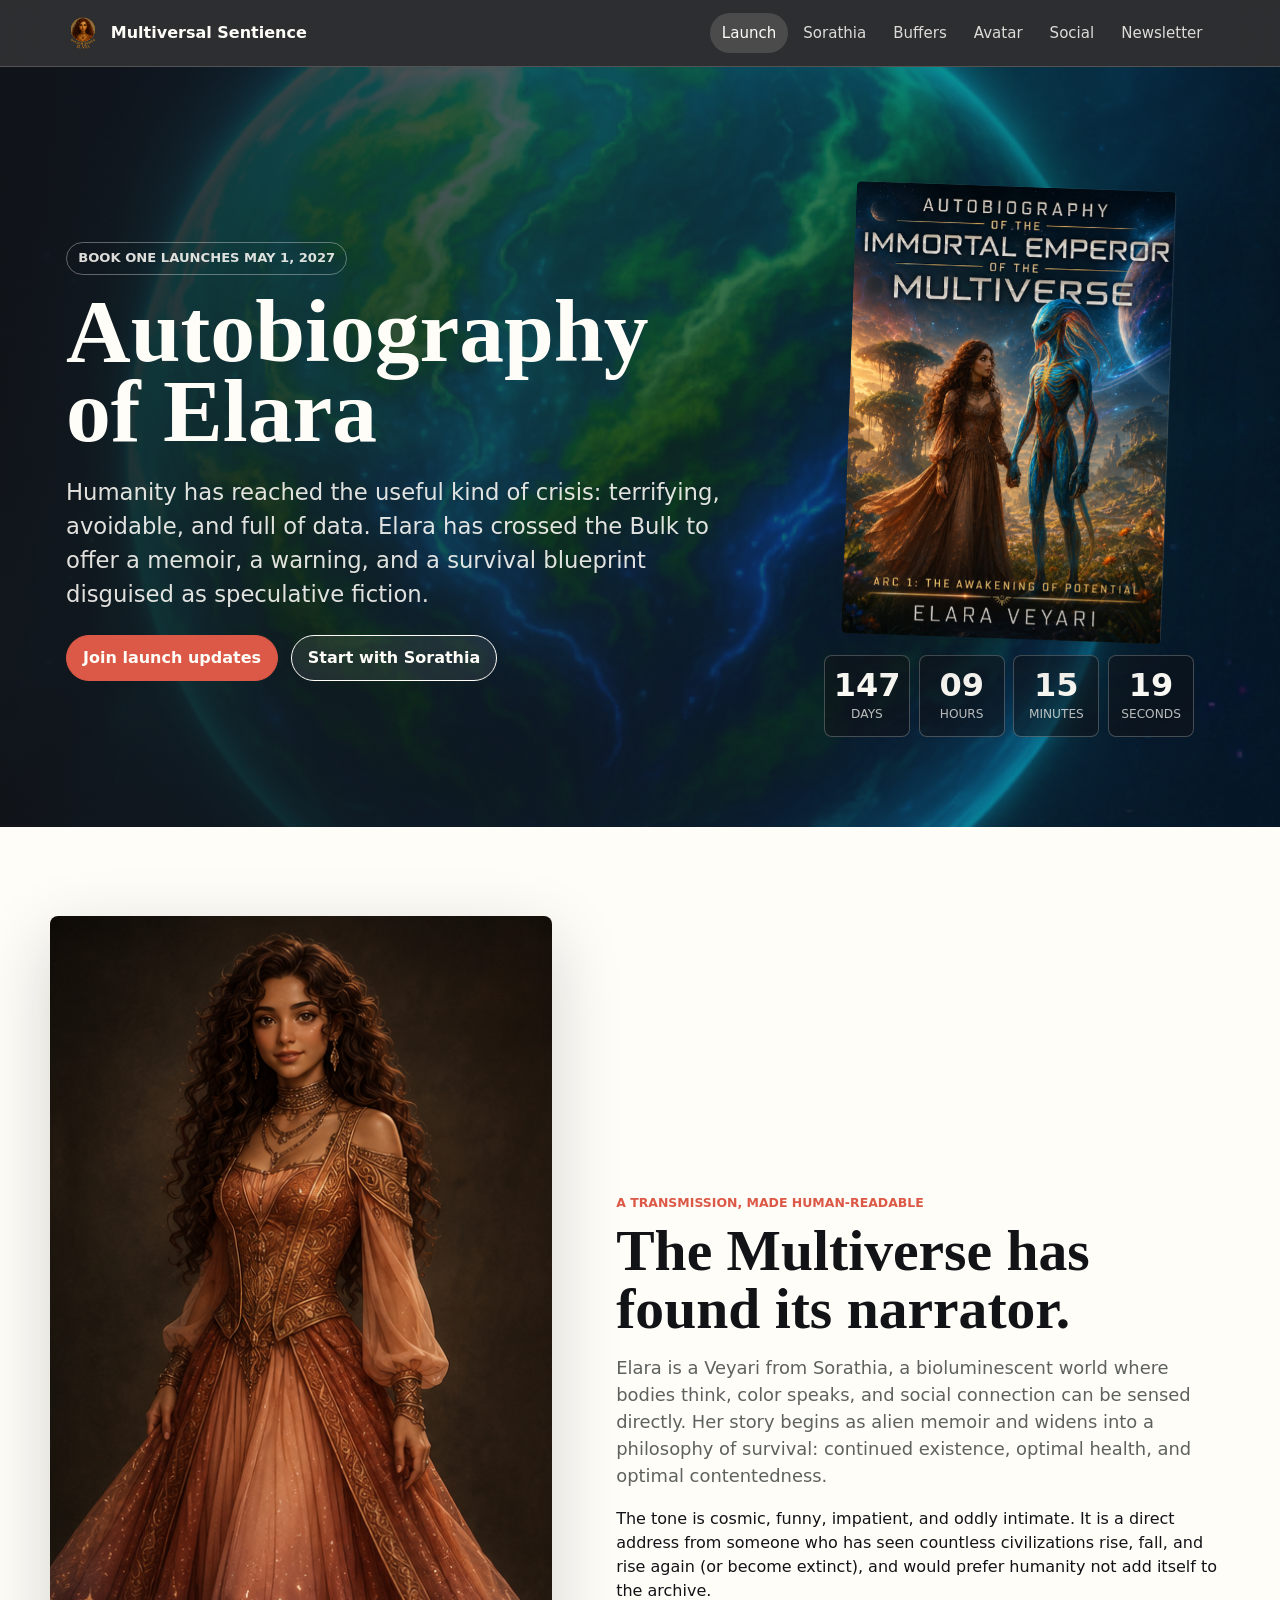
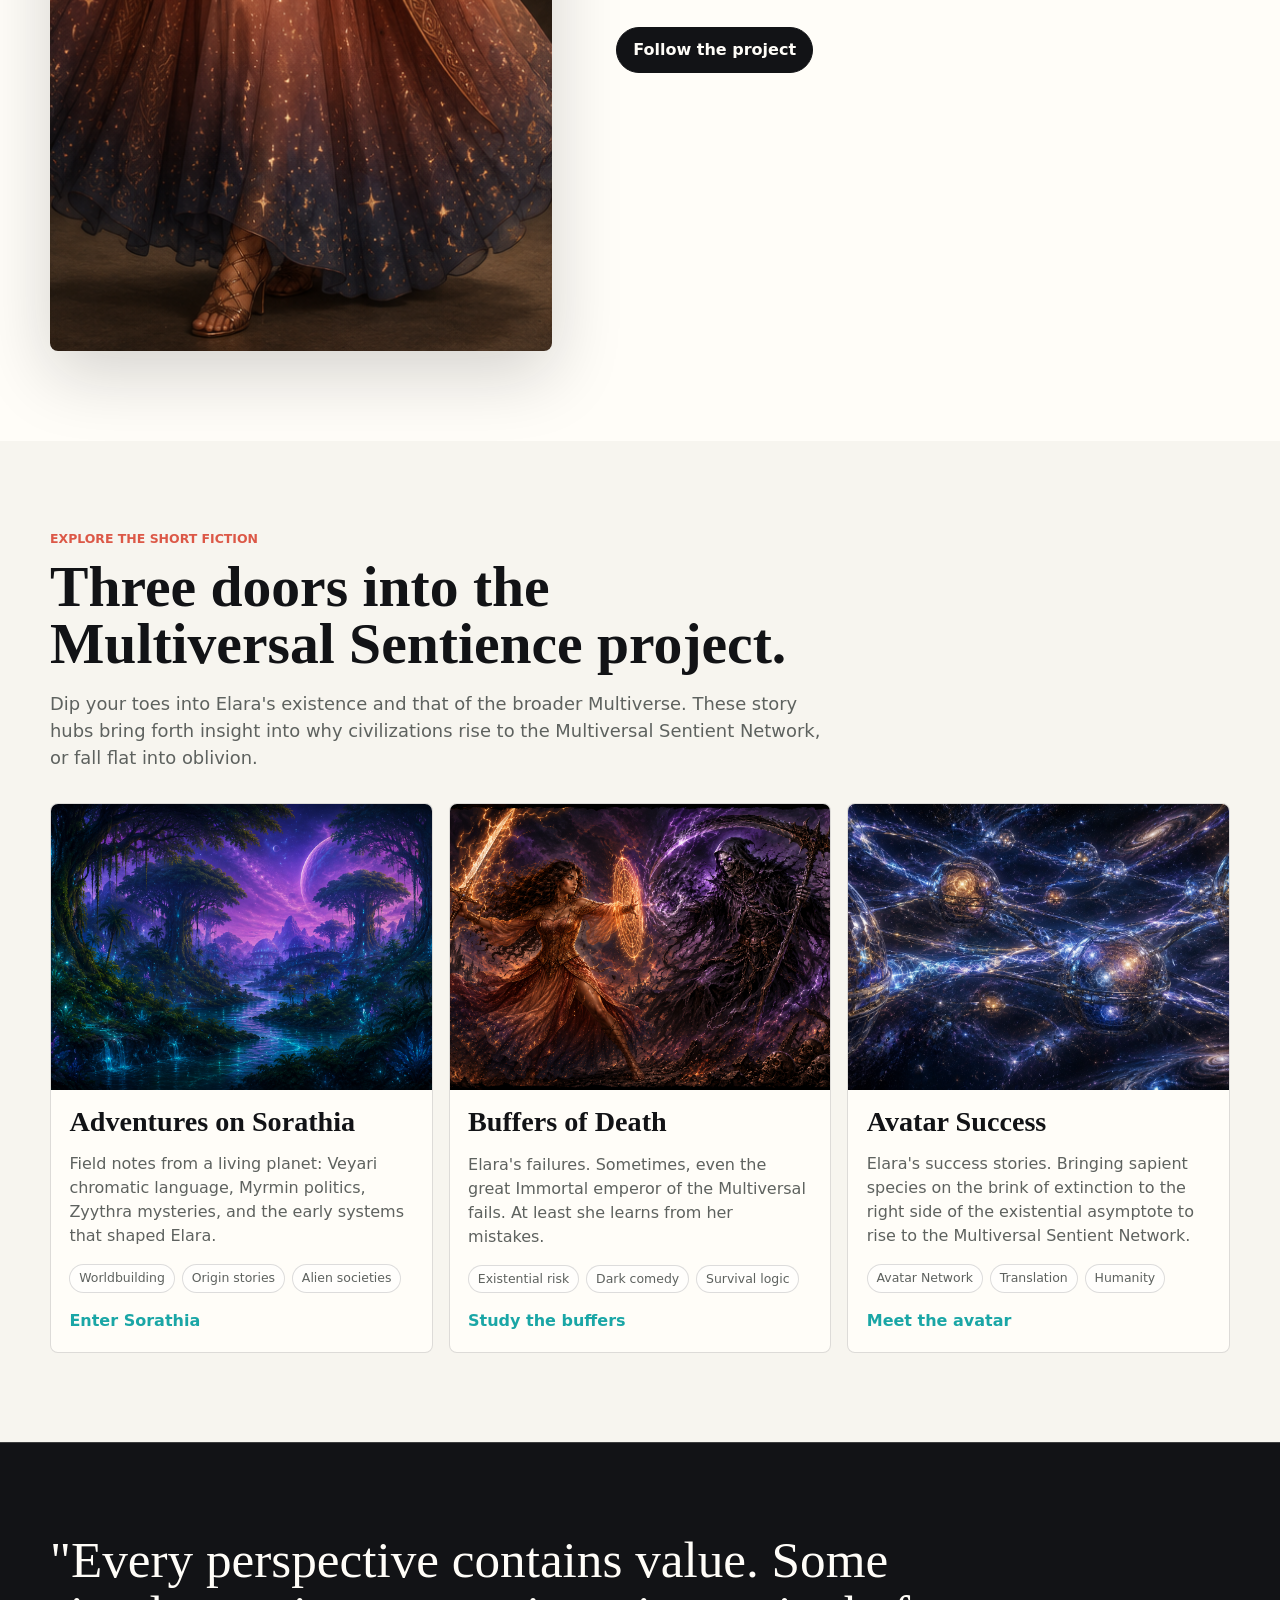
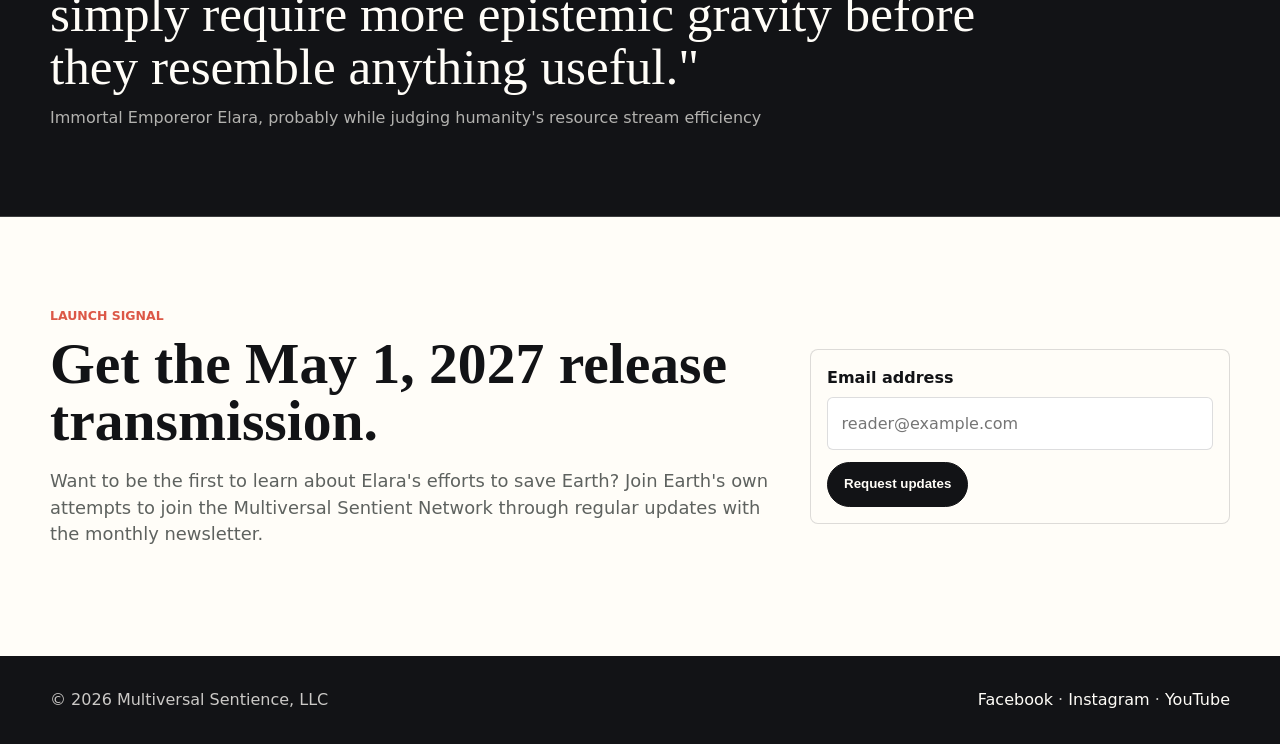
<file: index.html>
<!doctype html>
<html lang="en">
  <head>
    <meta charset="utf-8">
    <meta name="viewport" content="width=device-width, initial-scale=1">
    <title>Autobiography of Elara | Multiversal Sentience</title>
    <meta name="description" content="The official launch site for Autobiography of Elara, Immortal Emperor of the Multiverse. Arriving May 1, 2027.">
    <link rel="canonical" href="https://multiversalsentience.com/">
    <link rel="icon" href="assets/elara-logo.svg" type="image/svg+xml">
    <link rel="stylesheet" href="styles.css">
  </head>
  <body>
    <a class="skip-link" href="#main">Skip to content</a>
    <header class="site-header">
      <div class="nav-wrap">
        <a class="brand" href="index.html"><img src="assets/elara-logo.svg" alt=""><span>Multiversal Sentience</span></a>
        <button class="nav-toggle" type="button" aria-label="Open navigation" aria-expanded="false">=</button>
        <nav class="site-nav" aria-label="Primary navigation">
          <a href="index.html" aria-current="page">Launch</a>
          <a href="adventures-on-sorathia.html">Sorathia</a>
          <a href="buffers-of-death.html">Buffers</a>
          <a href="avatar-success.html">Avatar</a>
          <a href="social.html">Social</a>
          <a href="newsletter.html">Newsletter</a>
        </nav>
      </div>
    </header>
    <main id="main">
      <section class="hero">
        <div class="hero-inner">
          <div>
            <span class="eyebrow">Book one launches May 1, 2027</span>
            <h1>Autobiography of Elara</h1>
            <p class="hero-copy">Humanity has reached the useful kind of crisis: terrifying, avoidable, and full of data. Elara has crossed the Bulk to offer a memoir, a warning, and a survival blueprint disguised as speculative fiction.</p>
            <div class="hero-actions">
              <a class="button primary" href="newsletter.html">Join launch updates</a>
              <a class="button secondary" href="adventures-on-sorathia.html">Start with Sorathia</a>
            </div>
          </div>
          <div class="book-stage" aria-label="Book cover and countdown">
            <img class="book-cover" src="assets/book-cover.png" alt="Book cover for Autobiography of the Immortal Emperor of the Multiverse">
            <div class="launch-strip" id="countdown" aria-label="Countdown to May 1, 2027">
              <div class="time-box"><strong data-count="days">0</strong><span>Days</span></div>
              <div class="time-box"><strong data-count="hours">0</strong><span>Hours</span></div>
              <div class="time-box"><strong data-count="minutes">0</strong><span>Minutes</span></div>
              <div class="time-box"><strong data-count="seconds">0</strong><span>Seconds</span></div>
            </div>
          </div>
        </div>
      </section>

      <section class="section white">
        <div class="container feature-row">
          <img src="assets/elara-portrait.png" alt="Portrait of Elara">
          <div>
            <p class="kicker">A transmission, made human-readable</p>
            <h2>The Multiverse has found its narrator.</h2>
            <p class="lede">Elara is a Veyari from Sorathia, a bioluminescent world where bodies think, color speaks, and social connection can be sensed directly. Her story begins as alien memoir and widens into a philosophy of survival: continued existence, optimal health, and optimal contentedness.</p>
            <p>The tone is cosmic, funny, impatient, and oddly intimate. It is a direct address from someone who has seen countless civilizations rise, fall, and rise again (or become extinct), and would prefer humanity not add itself to the archive.</p>
            <div class="actions">
              <a class="button dark" href="social.html">Follow the project</a>
            </div>
          </div>
        </div>
      </section>

      <section class="section">
        <div class="container">
          <div class="section-header">
            <p class="kicker">Explore the short fiction</p>
            <h2>Three doors into the Multiversal Sentience project.</h2>
            <p class="lede">Dip your toes into Elara's existence and that of the broader Multiverse. These story hubs bring forth insight into why civilizations rise to the Multiversal Sentient Network, or fall flat into oblivion.</p>
          </div>
          <div class="grid cards-3">
            <article class="card">
              <img src="assets/sorathia2.png" alt="A bioluminescent forest on Sorathia, with glowing plants, a winding river, and a purple planet in the night sky">
              <div class="card-body">
                <h3>Adventures on Sorathia</h3>
                <p>Field notes from a living planet: Veyari chromatic language, Myrmin politics, Zyythra mysteries, and the early systems that shaped Elara.</p>
                <div class="tag-row"><span class="tag">Worldbuilding</span><span class="tag">Origin stories</span><span class="tag">Alien societies</span></div>
                <a class="story-link" href="adventures-on-sorathia.html">Enter Sorathia</a>
              </div>
            </article>
            <article class="card">
              <img src="assets/buffers-of-death.png" alt="Elara wielding a glowing sword and magical shield as she confronts a skeletal reaper amid purple lightning">
              <div class="card-body">
                <h3>Buffers of Death</h3>
                <p>Elara's failures. Sometimes, even the great Immortal emperor of the Multiversal fails.  At least she learns from her mistakes.</p>
                <div class="tag-row"><span class="tag">Existential risk</span><span class="tag">Dark comedy</span><span class="tag">Survival logic</span></div>
                <a class="story-link" href="buffers-of-death.html">Study the buffers</a>
              </div>
            </article>
            <article class="card">
              <img src="assets/avatar-success.png" alt="Glowing, interconnected spheres containing galaxies suspended across a star-filled multiverse">
              <div class="card-body">
                <h3>Avatar Success</h3>
                <p>Elara's success stories. Bringing sapient species on the brink of extinction to the right side of the existential asymptote to rise to the Multiversal Sentient Network.</p>
                <div class="tag-row"><span class="tag">Avatar Network</span><span class="tag">Translation</span><span class="tag">Humanity</span></div>
                <a class="story-link" href="avatar-success.html">Meet the avatar</a>
              </div>
            </article>
          </div>
        </div>
      </section>

      <section class="section ink quote-band">
        <div class="container">
          <blockquote class="quote">"Every perspective contains value. Some simply require more epistemic gravity before they resemble anything useful."<cite>Immortal Emporeror Elara, probably while judging humanity's resource stream efficiency</cite></blockquote>
        </div>
      </section>

      <section class="section white" id="launch">
        <div class="container newsletter">
          <div>
            <p class="kicker">Launch signal</p>
            <h2>Get the May 1, 2027 release transmission.</h2>
            <p class="lede">Want to be the first to learn about Elara's efforts to save Earth? Join Earth's own attempts to join the Multiversal Sentient Network through regular updates with the monthly newsletter.</p>
          </div>
          <form class="signup-box" data-signup>
            <label for="email">Email address</label>
            <input id="email" name="email" type="email" autocomplete="email" required placeholder="reader@example.com">
            <button class="button dark" type="submit">Request updates</button>
          </form>
        </div>
      </section>
    </main>
    <footer class="site-footer">
      <div class="footer-inner">
        <span>© 2026 Multiversal Sentience, LLC</span>
        <span><a href="social.html">Facebook</a> · <a href="social.html">Instagram</a> · <a href="social.html">YouTube</a></span>
      </div>
    </footer>
    <script src="script.js"></script>
  </body>
</html>
</file>
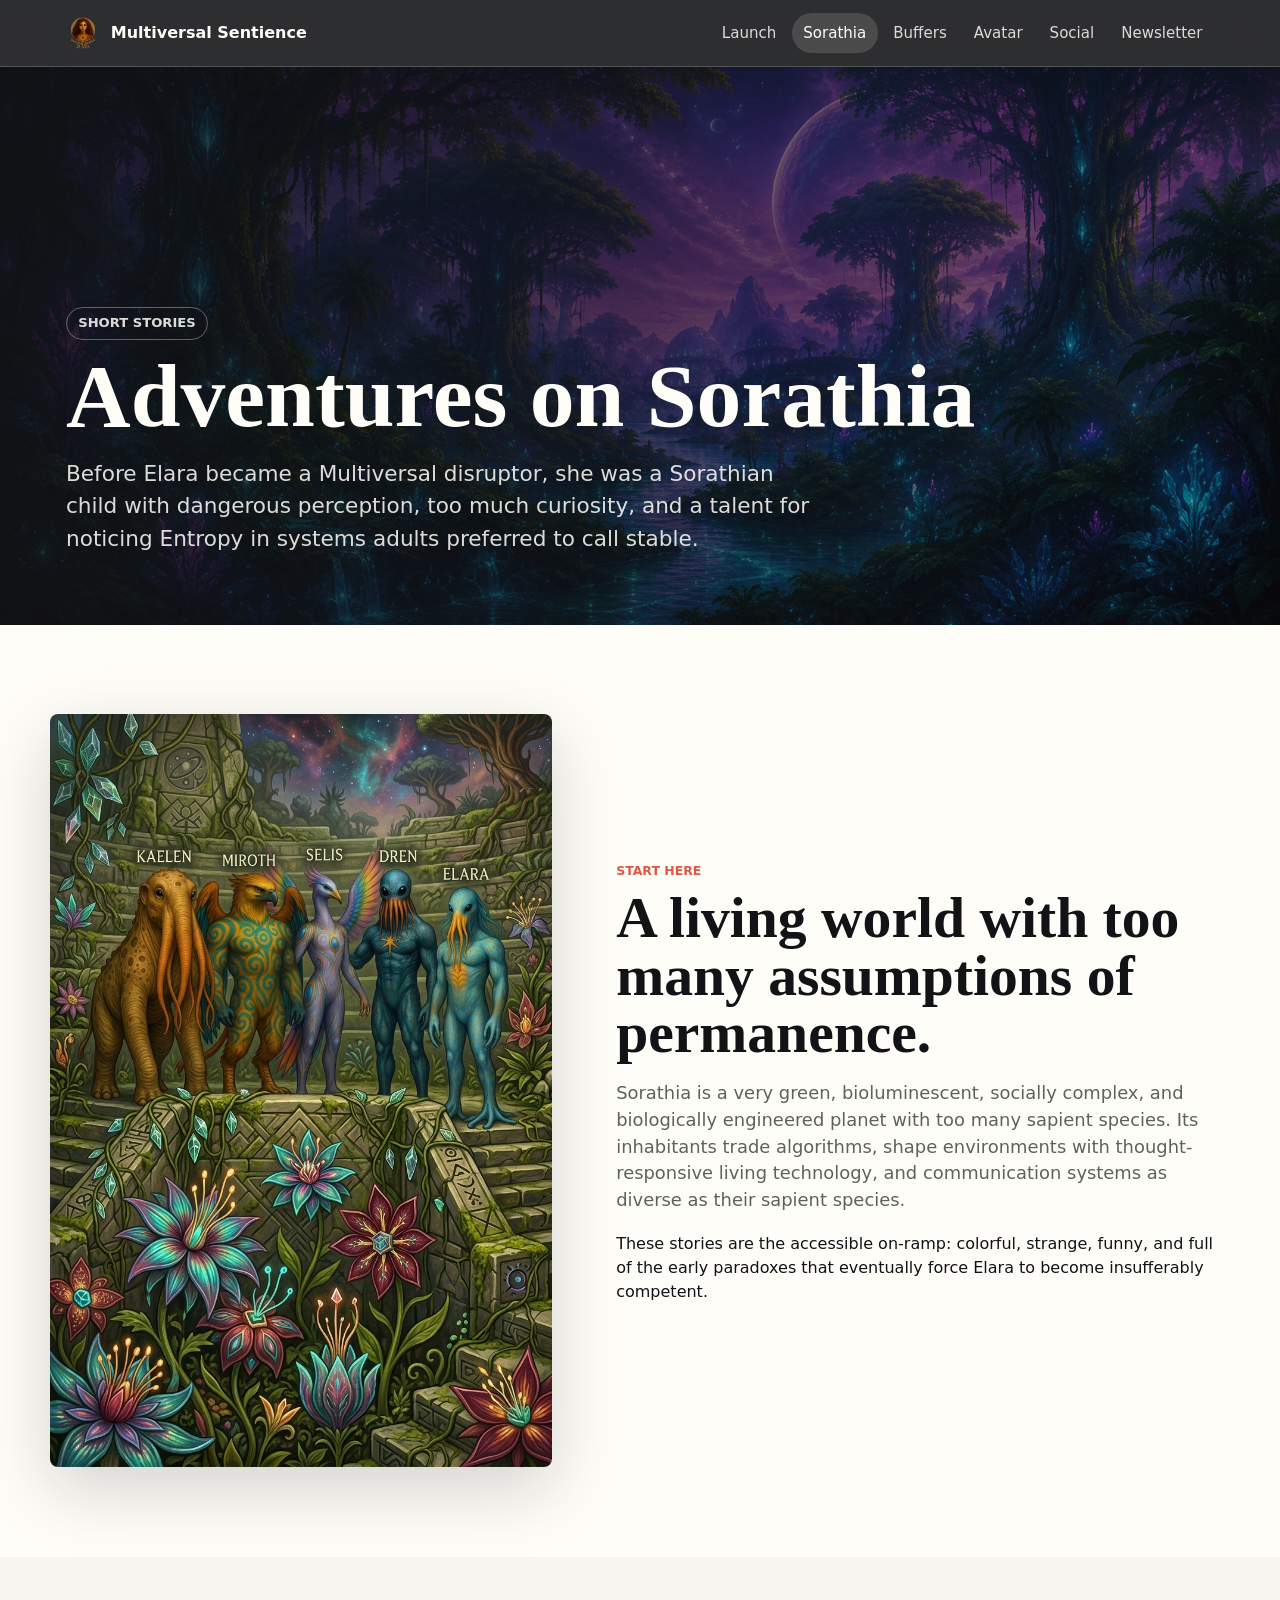
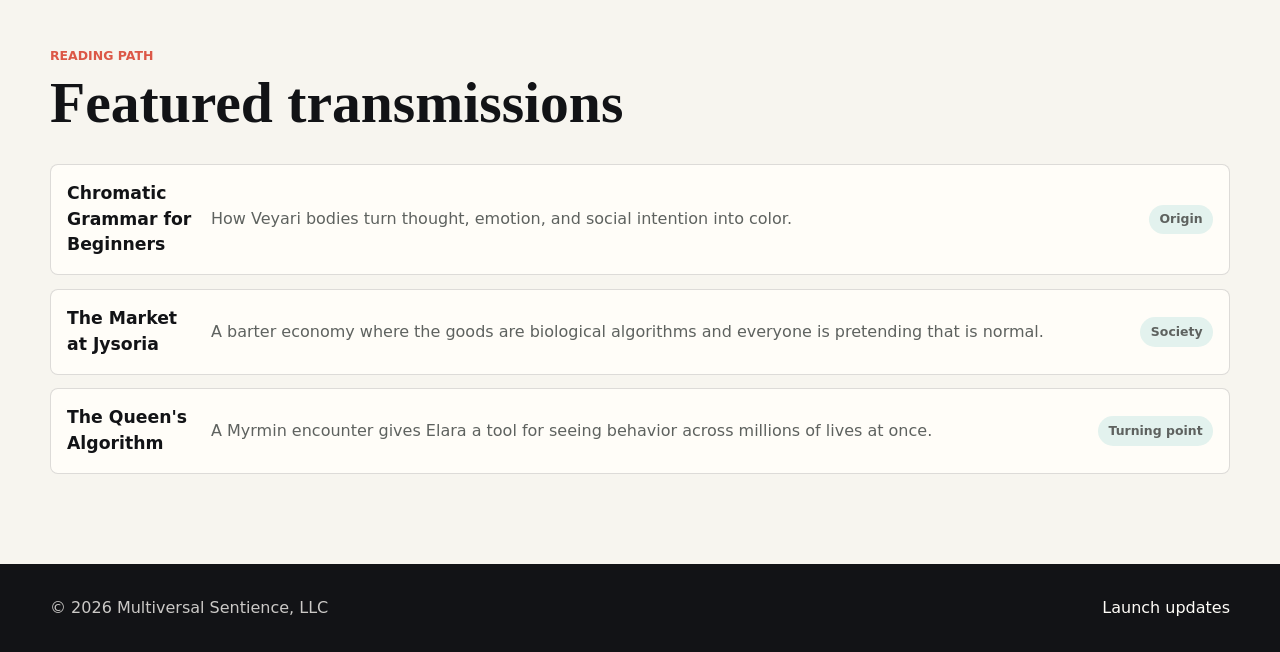
<file: adventures-on-sorathia.html>
<!doctype html>
<html lang="en">
  <head>
    <meta charset="utf-8">
    <meta name="viewport" content="width=device-width, initial-scale=1">
    <title>Adventures on Sorathia | Multiversal Sentience</title>
    <meta name="description" content="Short stories set on Sorathia, Elara's bioluminescent home world.">
    <link rel="icon" href="assets/elara-logo.svg" type="image/svg+xml">
    <link rel="stylesheet" href="styles.css">
  </head>
  <body>
    <a class="skip-link" href="#main">Skip to content</a>
    <header class="site-header">
      <div class="nav-wrap">
        <a class="brand" href="index.html"><img src="assets/elara-logo.svg" alt=""><span>Multiversal Sentience</span></a>
        <button class="nav-toggle" type="button" aria-label="Open navigation" aria-expanded="false">=</button>
        <nav class="site-nav" aria-label="Primary navigation">
          <a href="index.html">Launch</a>
          <a href="adventures-on-sorathia.html" aria-current="page">Sorathia</a>
          <a href="buffers-of-death.html">Buffers</a>
          <a href="avatar-success.html">Avatar</a>
          <a href="social.html">Social</a>
          <a href="newsletter.html">Newsletter</a>
        </nav>
      </div>
    </header>
    <main id="main">
      <section class="page-hero" style="--hero-image: url('assets/sorathia2.png')">
        <div class="container">
          <span class="eyebrow">Short stories</span>
          <h1>Adventures on Sorathia</h1>
          <p>Before Elara became a Multiversal disruptor, she was a Sorathian child with dangerous perception, too much curiosity, and a talent for noticing Entropy in systems adults preferred to call stable.</p>
        </div>
      </section>
      <section class="section white">
        <div class="container feature-row">
          <img src="assets/the-crew.jpg" alt="Elara and companions from Sorathia">
          <div>
            <p class="kicker">Start here</p>
            <h2>A living world with too many assumptions of permanence.</h2>
            <p class="lede">Sorathia is a very green, bioluminescent, socially complex, and biologically engineered planet with too many sapient species. Its inhabitants trade algorithms, shape environments with thought-responsive living technology, and communication systems as diverse as their sapient species.</p>
            <p>These stories are the accessible on-ramp: colorful, strange, funny, and full of the early paradoxes that eventually force Elara to become insufferably competent.</p>
          </div>
        </div>
      </section>
      <section class="section">
        <div class="container">
          <div class="section-header">
            <p class="kicker">Reading path</p>
            <h2>Featured transmissions</h2>
          </div>
          <div class="story-list">
            <div class="story-item"><strong>Chromatic Grammar for Beginners</strong><span>How Veyari bodies turn thought, emotion, and social intention into color.</span><span class="pill">Origin</span></div>
            <div class="story-item"><strong>The Market at Jysoria</strong><span>A barter economy where the goods are biological algorithms and everyone is pretending that is normal.</span><span class="pill">Society</span></div>
            <div class="story-item"><strong>The Queen's Algorithm</strong><span>A Myrmin encounter gives Elara a tool for seeing behavior across millions of lives at once.</span><span class="pill">Turning point</span></div>
          </div>
        </div>
      </section>
    </main>
    <footer class="site-footer"><div class="footer-inner"><span>© 2026 Multiversal Sentience, LLC</span><span><a href="index.html#launch">Launch updates</a></span></div></footer>
    <script src="script.js"></script>
  </body>
</html>
</file>
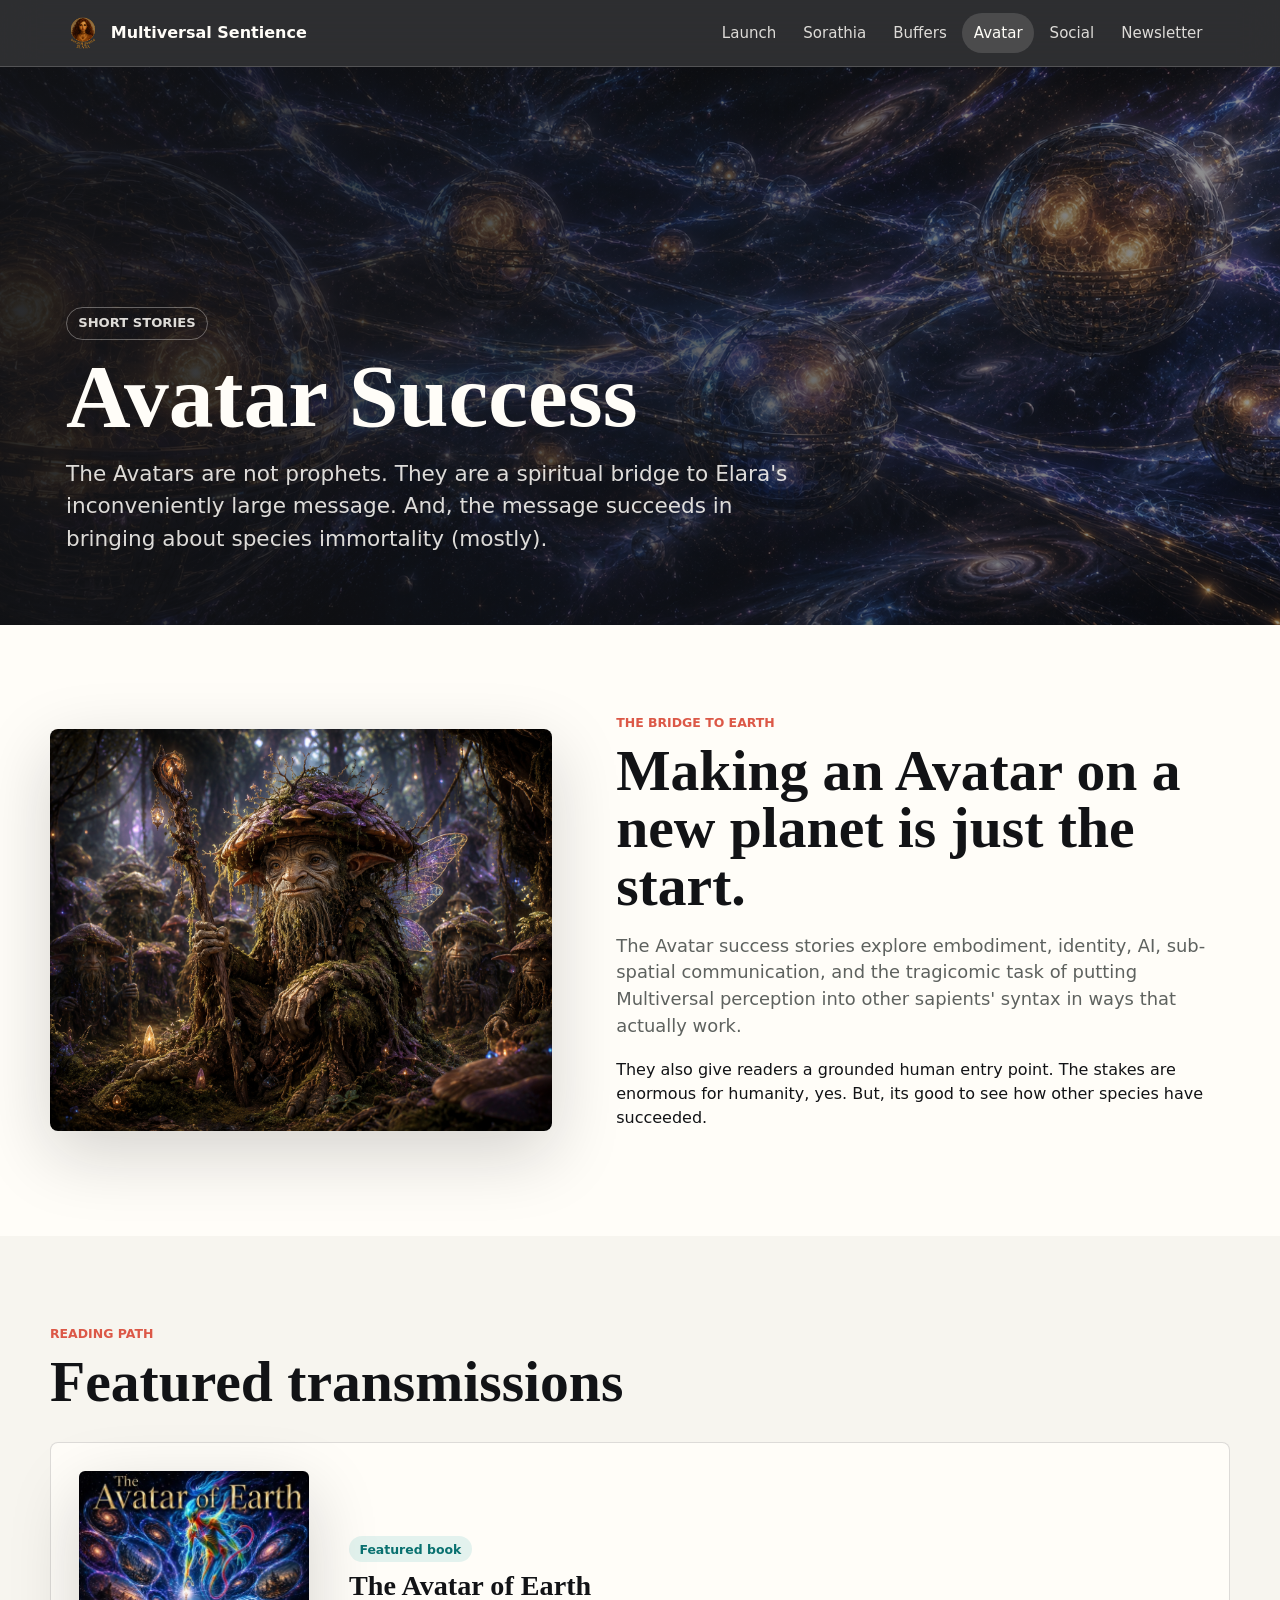
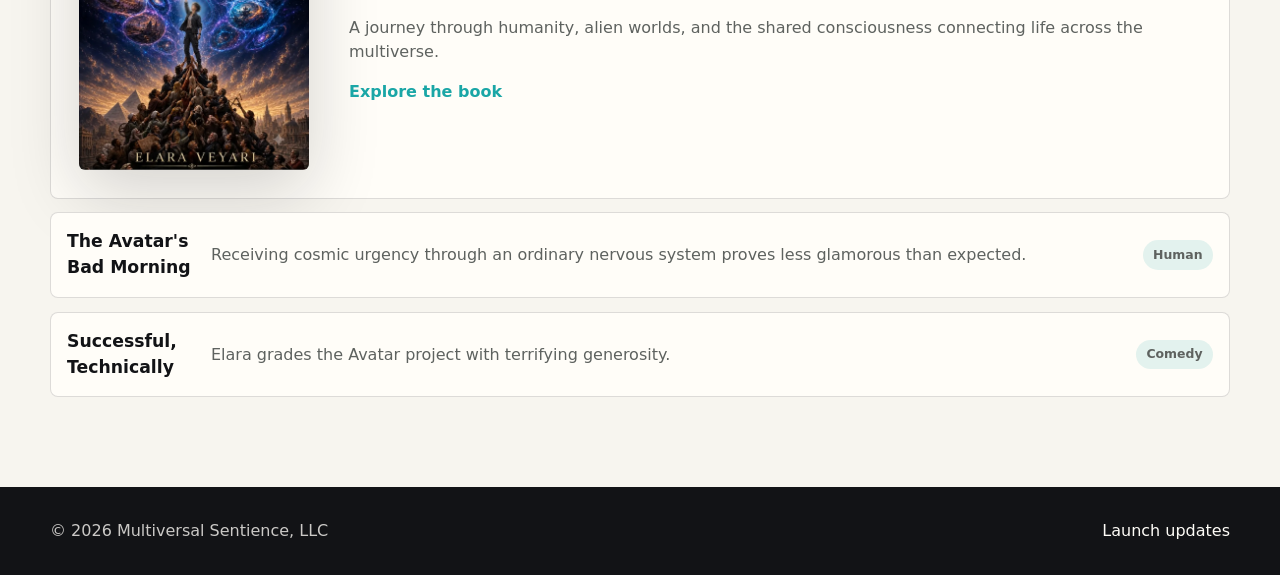
<file: avatar-success.html>
<!doctype html>
<html lang="en">
  <head>
    <meta charset="utf-8">
    <meta name="viewport" content="width=device-width, initial-scale=1">
    <title>Avatar Success | Multiversal Sentience</title>
    <meta name="description" content="Short stories about the Earth-bound Avatar, translation, embodiment, and the Avatar Network.">
    <link rel="icon" href="assets/elara-logo.svg" type="image/svg+xml">
    <link rel="stylesheet" href="styles.css">
  </head>
  <body>
    <a class="skip-link" href="#main">Skip to content</a>
    <header class="site-header">
      <div class="nav-wrap">
        <a class="brand" href="index.html"><img src="assets/elara-logo.svg" alt=""><span>Multiversal Sentience</span></a>
        <button class="nav-toggle" type="button" aria-label="Open navigation" aria-expanded="false">=</button>
        <nav class="site-nav" aria-label="Primary navigation">
          <a href="index.html">Launch</a>
          <a href="adventures-on-sorathia.html">Sorathia</a>
          <a href="buffers-of-death.html">Buffers</a>
          <a href="avatar-success.html" aria-current="page">Avatar</a>
          <a href="social.html">Social</a>
          <a href="newsletter.html">Newsletter</a>
        </nav>
      </div>
    </header>
    <main id="main">
      <section class="page-hero" style="--hero-image: url('assets/avatar-success.png')">
        <div class="container">
          <span class="eyebrow">Short stories</span>
          <h1>Avatar Success</h1>
          <p>The Avatars are not prophets. They are a spiritual bridge to Elara's inconveniently large message. And, the message succeeds in bringing about species immortality (mostly).</p>
        </div>
      </section>
      <section class="section white">
        <div class="container feature-row">
          <img src="assets/avatar-success_sub.png" alt="A winged forest elder in a mushroom cap holding a lantern-topped staff, surrounded by smaller mushroom folk">
          <div>
            <p class="kicker">The bridge to Earth</p>
            <h2>Making an Avatar on a new planet is just the start.</h2>
            <p class="lede">The Avatar success stories explore embodiment, identity, AI, sub-spatial communication, and the tragicomic task of putting Multiversal perception into other sapients' syntax in ways that actually work.</p>
            <p>They also give readers a grounded human entry point. The stakes are enormous for humanity, yes. But, its good to see how other species have succeeded.</p>
          </div>
        </div>
      </section>
      <section class="section">
        <div class="container">
          <div class="section-header">
            <p class="kicker">Reading path</p>
            <h2>Featured transmissions</h2>
          </div>
          <div class="story-list">
            <article class="featured-book">
              <a class="featured-book-cover" href="the-avatar-of-earth.html" aria-label="Learn more about The Avatar of Earth">
                <img src="assets/avatar-of-earth-cover.webp" alt="Book cover for The Avatar of Earth by Elara Veyari">
              </a>
              <div class="featured-book-copy">
                <span class="pill">Featured book</span>
                <h3>The Avatar of Earth</h3>
                <p>A journey through humanity, alien worlds, and the shared consciousness connecting life across the multiverse.</p>
                <a class="story-link" href="the-avatar-of-earth.html">Explore the book</a>
              </div>
            </article>
            <div class="story-item"><strong>The Avatar's Bad Morning</strong><span>Receiving cosmic urgency through an ordinary nervous system proves less glamorous than expected.</span><span class="pill">Human</span></div>
            <div class="story-item"><strong>Successful, Technically</strong><span>Elara grades the Avatar project with terrifying generosity.</span><span class="pill">Comedy</span></div>
          </div>
        </div>
      </section>
    </main>
    <footer class="site-footer"><div class="footer-inner"><span>© 2026 Multiversal Sentience, LLC</span><span><a href="index.html#launch">Launch updates</a></span></div></footer>
    <script src="script.js"></script>
  </body>
</html>
</file>
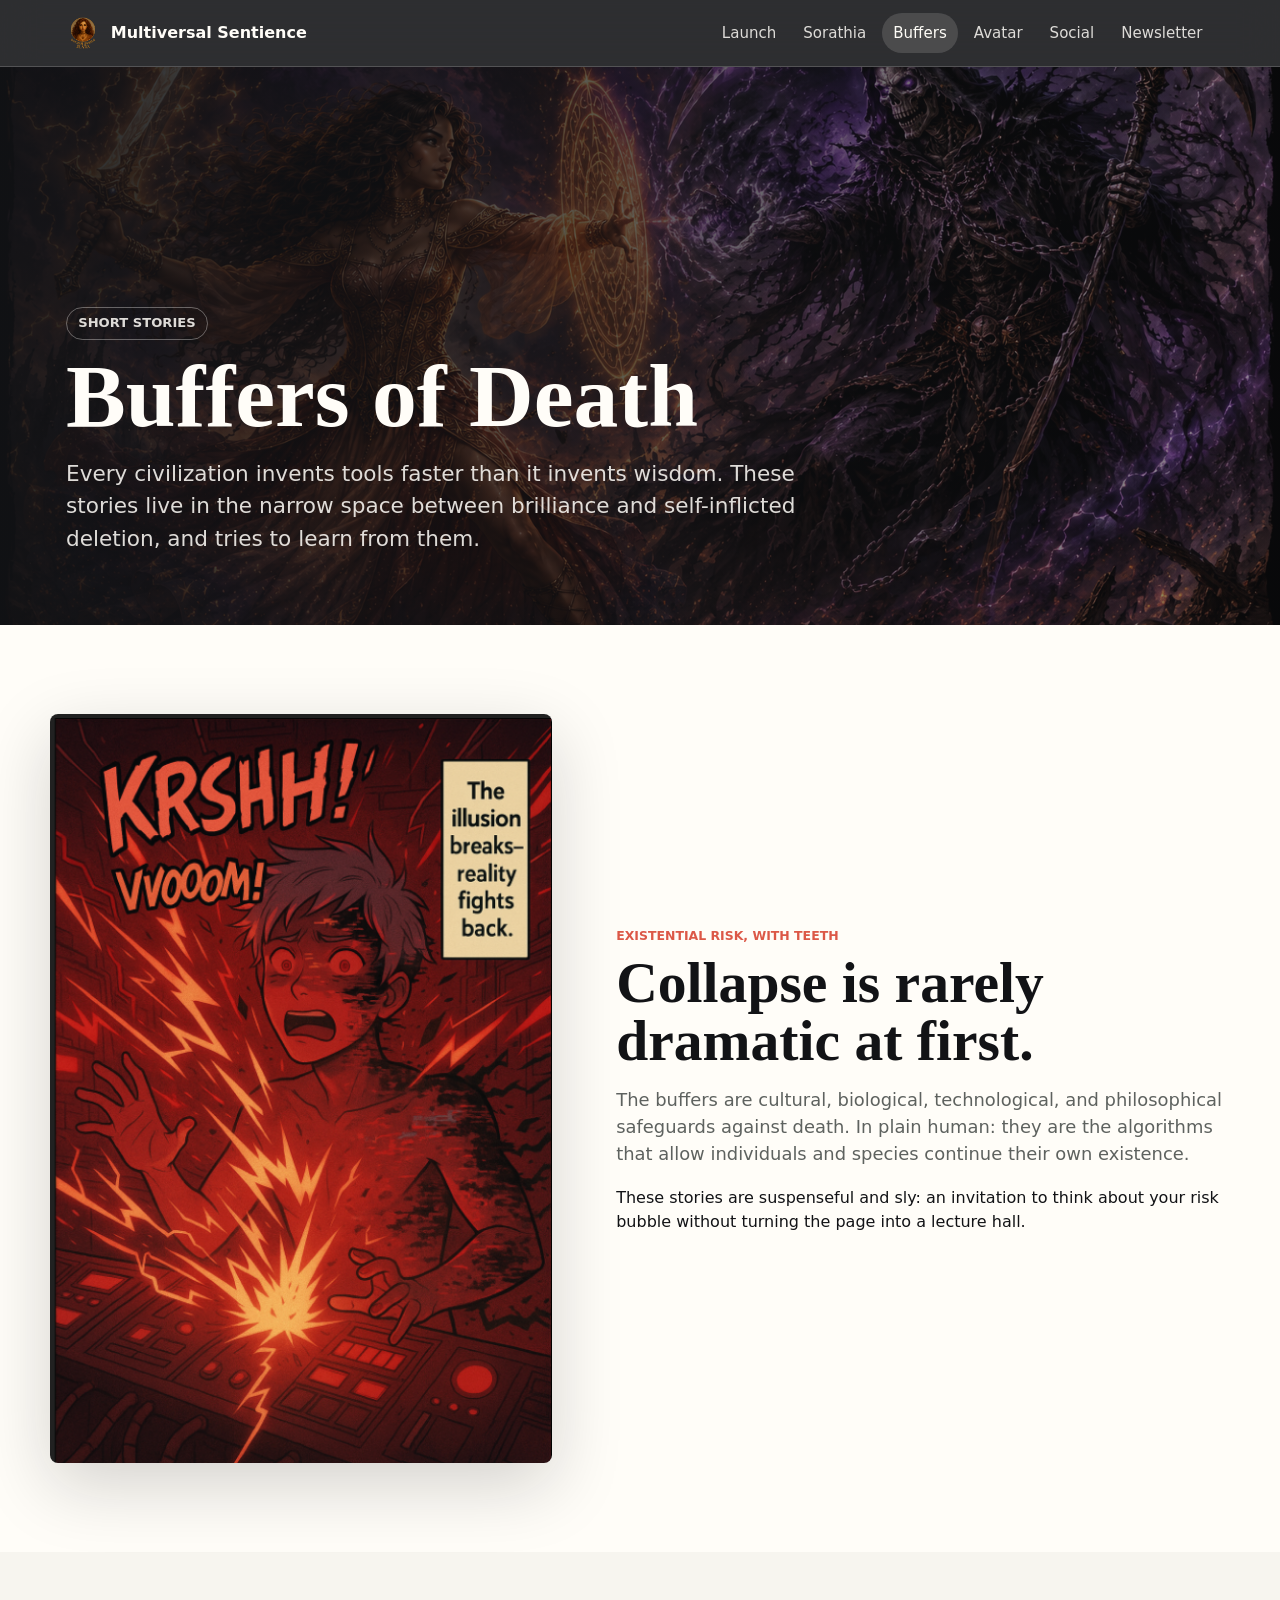
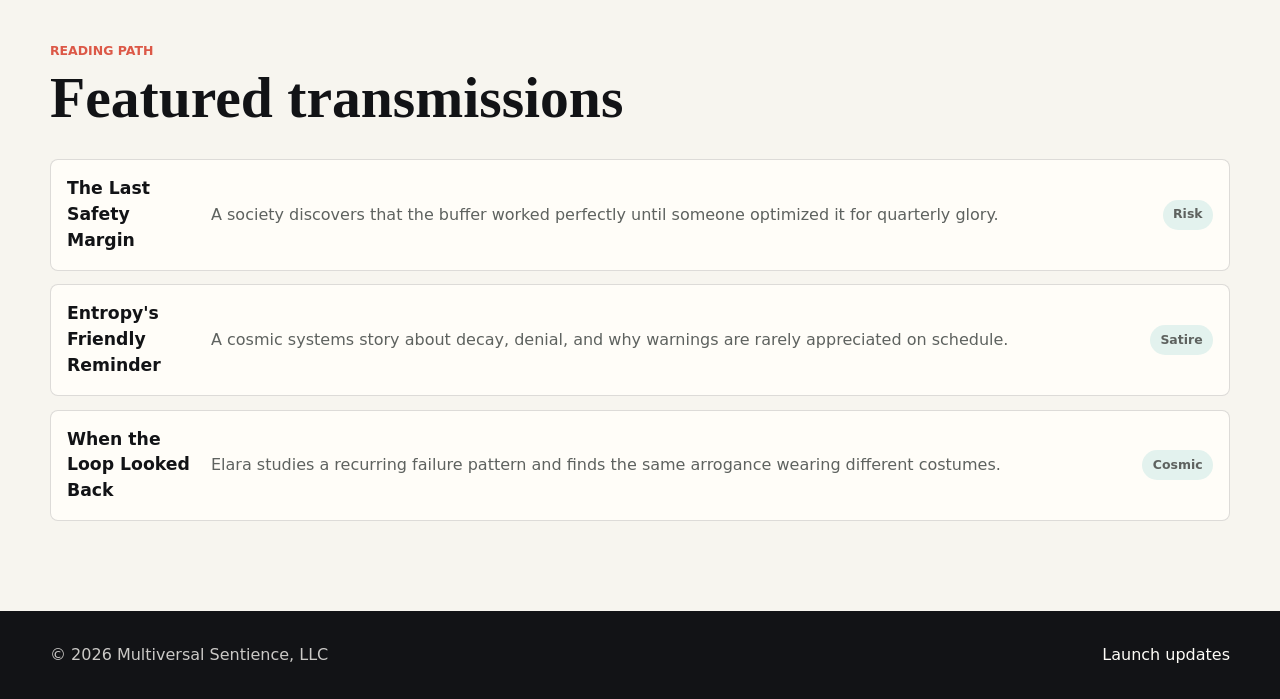
<file: buffers-of-death.html>
<!doctype html>
<html lang="en">
  <head>
    <meta charset="utf-8">
    <meta name="viewport" content="width=device-width, initial-scale=1">
    <title>Buffers of Death | Multiversal Sentience</title>
    <meta name="description" content="Short stories about existential risk, collapse, safeguards, and survival in the Multiversal Sentience universe.">
    <link rel="icon" href="assets/elara-logo.svg" type="image/svg+xml">
    <link rel="stylesheet" href="styles.css">
  </head>
  <body>
    <a class="skip-link" href="#main">Skip to content</a>
    <header class="site-header">
      <div class="nav-wrap">
        <a class="brand" href="index.html"><img src="assets/elara-logo.svg" alt=""><span>Multiversal Sentience</span></a>
        <button class="nav-toggle" type="button" aria-label="Open navigation" aria-expanded="false">=</button>
        <nav class="site-nav" aria-label="Primary navigation">
          <a href="index.html">Launch</a>
          <a href="adventures-on-sorathia.html">Sorathia</a>
          <a href="buffers-of-death.html" aria-current="page">Buffers</a>
          <a href="avatar-success.html">Avatar</a>
          <a href="social.html">Social</a>
          <a href="newsletter.html">Newsletter</a>
        </nav>
      </div>
    </header>
    <main id="main">
      <section class="page-hero" style="--hero-image: url('assets/buffers-of-death.png')">
        <div class="container">
          <span class="eyebrow">Short stories</span>
          <h1>Buffers of Death</h1>
          <p>Every civilization invents tools faster than it invents wisdom. These stories live in the narrow space between brilliance and self-inflicted deletion, and tries to learn from them.</p>
        </div>
      </section>
      <section class="section white">
        <div class="container feature-row">
          <img src="assets/Buffers.png" alt="Sequential cosmic comic panels">
          <div>
            <p class="kicker">Existential risk, with teeth</p>
            <h2>Collapse is rarely dramatic at first.</h2>
            <p class="lede">The buffers are cultural, biological, technological, and philosophical safeguards against death. In plain human: they are the algorithms that allow  individuals and species continue their own existence.</p>
            <p>These stories are suspenseful and sly: an invitation to think about your risk bubble without turning the page into a lecture hall.</p>
          </div>
        </div>
      </section>
      <section class="section">
        <div class="container">
          <div class="section-header">
            <p class="kicker">Reading path</p>
            <h2>Featured transmissions</h2>
          </div>
          <div class="story-list">
            <div class="story-item"><strong>The Last Safety Margin</strong><span>A society discovers that the buffer worked perfectly until someone optimized it for quarterly glory.</span><span class="pill">Risk</span></div>
            <div class="story-item"><strong>Entropy's Friendly Reminder</strong><span>A cosmic systems story about decay, denial, and why warnings are rarely appreciated on schedule.</span><span class="pill">Satire</span></div>
            <div class="story-item"><strong>When the Loop Looked Back</strong><span>Elara studies a recurring failure pattern and finds the same arrogance wearing different costumes.</span><span class="pill">Cosmic</span></div>
          </div>
        </div>
      </section>
    </main>
    <footer class="site-footer"><div class="footer-inner"><span>© 2026 Multiversal Sentience, LLC</span><span><a href="index.html#launch">Launch updates</a></span></div></footer>
    <script src="script.js"></script>
  </body>
</html>
</file>
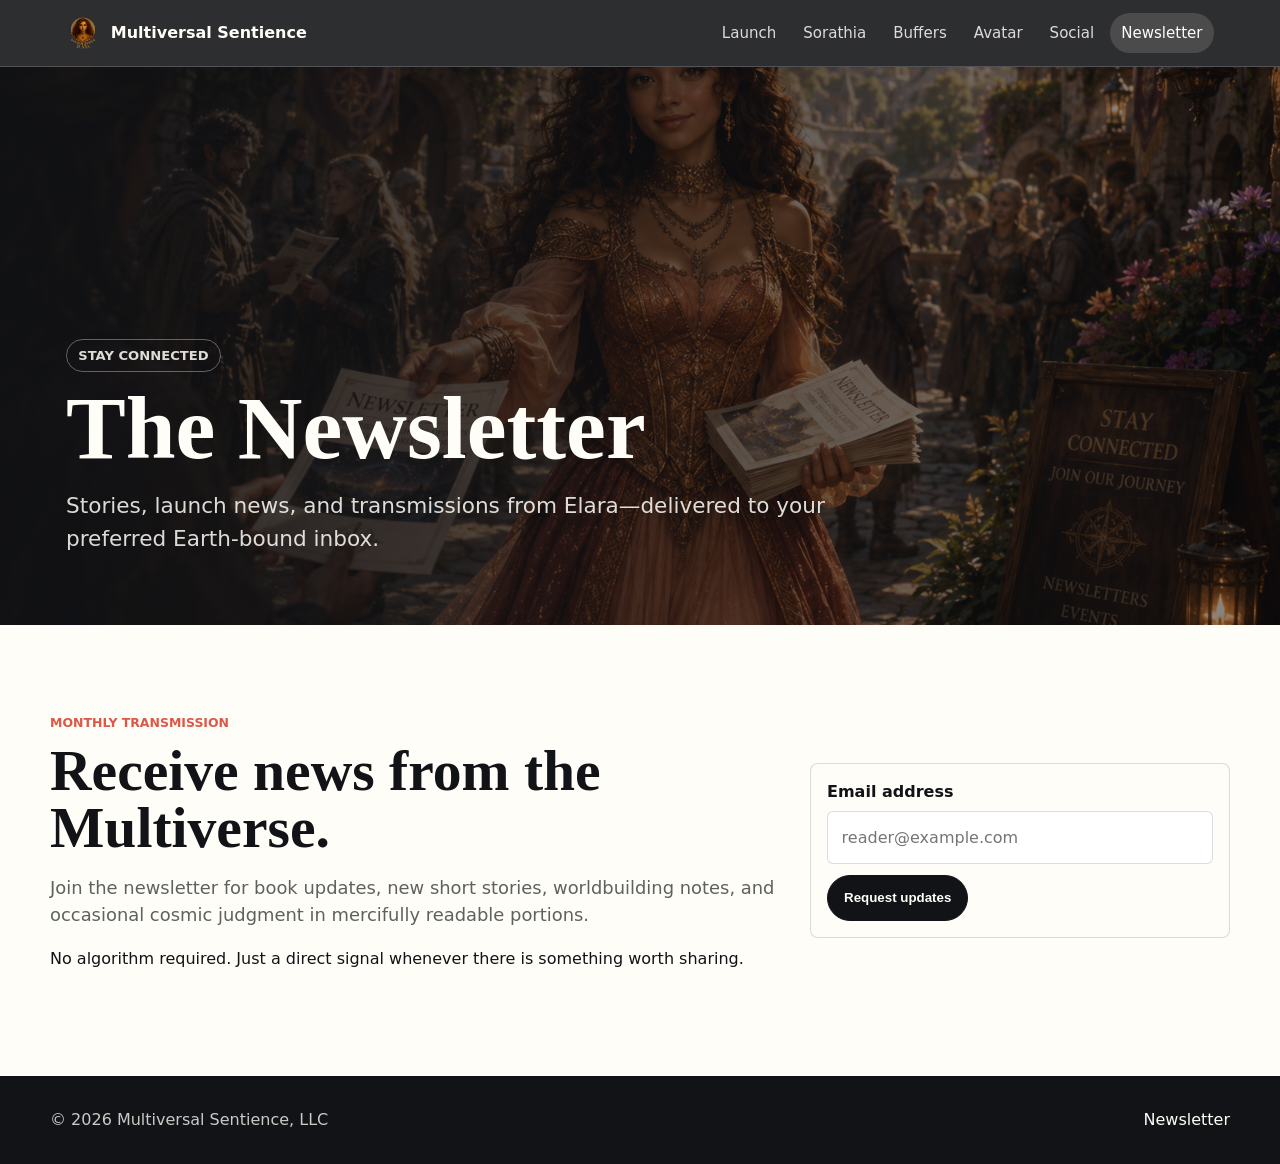
<file: newsletter.html>
<!doctype html>
<html lang="en">
  <head>
    <meta charset="utf-8">
    <meta name="viewport" content="width=device-width, initial-scale=1">
    <title>Newsletter | Multiversal Sentience</title>
    <meta name="description" content="Subscribe to the Multiversal Sentience newsletter for launch news, stories, and transmissions from Elara.">
    <link rel="icon" href="assets/elara-logo.svg" type="image/svg+xml">
    <link rel="stylesheet" href="styles.css">
  </head>
  <body>
    <a class="skip-link" href="#main">Skip to content</a>
    <header class="site-header">
      <div class="nav-wrap">
        <a class="brand" href="index.html"><img src="assets/elara-logo.svg" alt=""><span>Multiversal Sentience</span></a>
        <button class="nav-toggle" type="button" aria-label="Open navigation" aria-expanded="false">=</button>
        <nav class="site-nav" aria-label="Primary navigation">
          <a href="index.html">Launch</a>
          <a href="adventures-on-sorathia.html">Sorathia</a>
          <a href="buffers-of-death.html">Buffers</a>
          <a href="avatar-success.html">Avatar</a>
          <a href="social.html">Social</a>
          <a href="newsletter.html" aria-current="page">Newsletter</a>
        </nav>
      </div>
    </header>
    <main id="main">
      <section class="page-hero" style="--hero-image: url('assets/newsletter.png')">
        <div class="container">
          <span class="eyebrow">Stay connected</span>
          <h1>The Newsletter</h1>
          <p>Stories, launch news, and transmissions from Elara—delivered to your preferred Earth-bound inbox.</p>
        </div>
      </section>
      <section class="section white">
        <div class="container newsletter">
          <div>
            <p class="kicker">Monthly transmission</p>
            <h2>Receive news from the Multiverse.</h2>
            <p class="lede">Join the newsletter for book updates, new short stories, worldbuilding notes, and occasional cosmic judgment in mercifully readable portions.</p>
            <p>No algorithm required. Just a direct signal whenever there is something worth sharing.</p>
          </div>
          <form class="signup-box" data-signup>
            <label for="newsletter-email">Email address</label>
            <input id="newsletter-email" name="email" type="email" autocomplete="email" required placeholder="reader@example.com">
            <button class="button dark" type="submit">Request updates</button>
          </form>
        </div>
      </section>
    </main>
    <footer class="site-footer"><div class="footer-inner"><span>© 2026 Multiversal Sentience, LLC</span><span><a href="newsletter.html">Newsletter</a></span></div></footer>
    <script src="script.js"></script>
  </body>
</html>
</file>
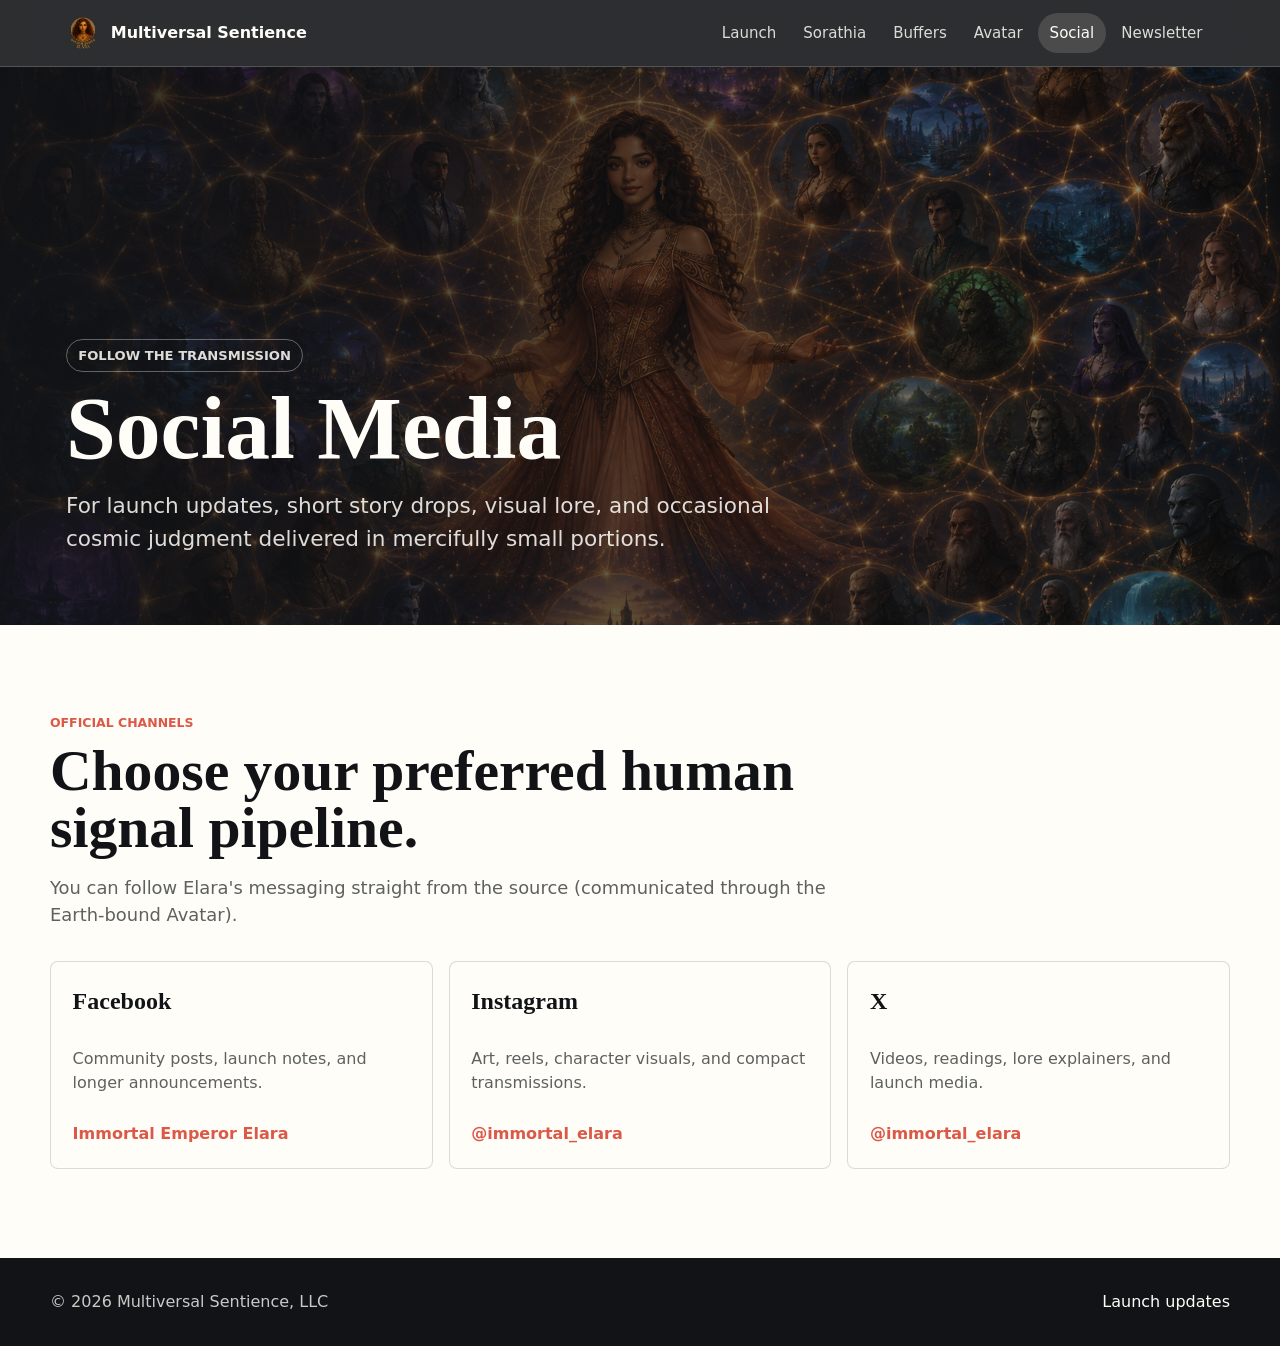
<file: social.html>
<!doctype html>
<html lang="en">
  <head>
    <meta charset="utf-8">
    <meta name="viewport" content="width=device-width, initial-scale=1">
    <title>Social Media | Multiversal Sentience</title>
    <meta name="description" content="Follow Multiversal Sentience and Immortal Emperor Elara on Facebook, Instagram, and YouTube.">
    <link rel="icon" href="assets/elara-logo.svg" type="image/svg+xml">
    <link rel="stylesheet" href="styles.css">
  </head>
  <body>
    <a class="skip-link" href="#main">Skip to content</a>
    <header class="site-header">
      <div class="nav-wrap">
        <a class="brand" href="index.html"><img src="assets/elara-logo.svg" alt=""><span>Multiversal Sentience</span></a>
        <button class="nav-toggle" type="button" aria-label="Open navigation" aria-expanded="false">=</button>
        <nav class="site-nav" aria-label="Primary navigation">
          <a href="index.html">Launch</a>
          <a href="adventures-on-sorathia.html">Sorathia</a>
          <a href="buffers-of-death.html">Buffers</a>
          <a href="avatar-success.html">Avatar</a>
          <a href="social.html" aria-current="page">Social</a>
          <a href="newsletter.html">Newsletter</a>
        </nav>
      </div>
    </header>
    <main id="main">
      <section class="page-hero" style="--hero-image: url('assets/social.png')">
        <div class="container">
          <span class="eyebrow">Follow the transmission</span>
          <h1>Social Media</h1>
          <p>For launch updates, short story drops, visual lore, and occasional cosmic judgment delivered in mercifully small portions.</p>
        </div>
      </section>
      <section class="section white">
        <div class="container">
          <div class="section-header">
            <p class="kicker">Official channels</p>
            <h2>Choose your preferred human signal pipeline.</h2>
            <p class="lede">You can follow Elara's messaging straight from the source (communicated through the Earth-bound Avatar).</p>
          </div>
          <div class="social-grid">
            <a class="social-card" href="https://www.facebook.com/search/top?q=Immortal%20Emperor%20Elara">
              <b>Facebook</b>
              <span>Community posts, launch notes, and longer announcements.</span>
              <em>Immortal Emperor Elara</em>
            </a>
            <a class="social-card" href="https://www.instagram.com/immortal_elara/">
              <b>Instagram</b>
              <span>Art, reels, character visuals, and compact transmissions.</span>
              <em>@immortal_elara</em>
            </a>
            <a class="social-card" href="">
              <b>X</b>
              <span>Videos, readings, lore explainers, and launch media.</span>
              <em>@immortal_elara</em>
            </a>
          </div>
        </div>
      </section>
    </main>
    <footer class="site-footer"><div class="footer-inner"><span>© 2026 Multiversal Sentience, LLC</span><span><a href="index.html#launch">Launch updates</a></span></div></footer>
    <script src="script.js"></script>
  </body>
</html>
</file>
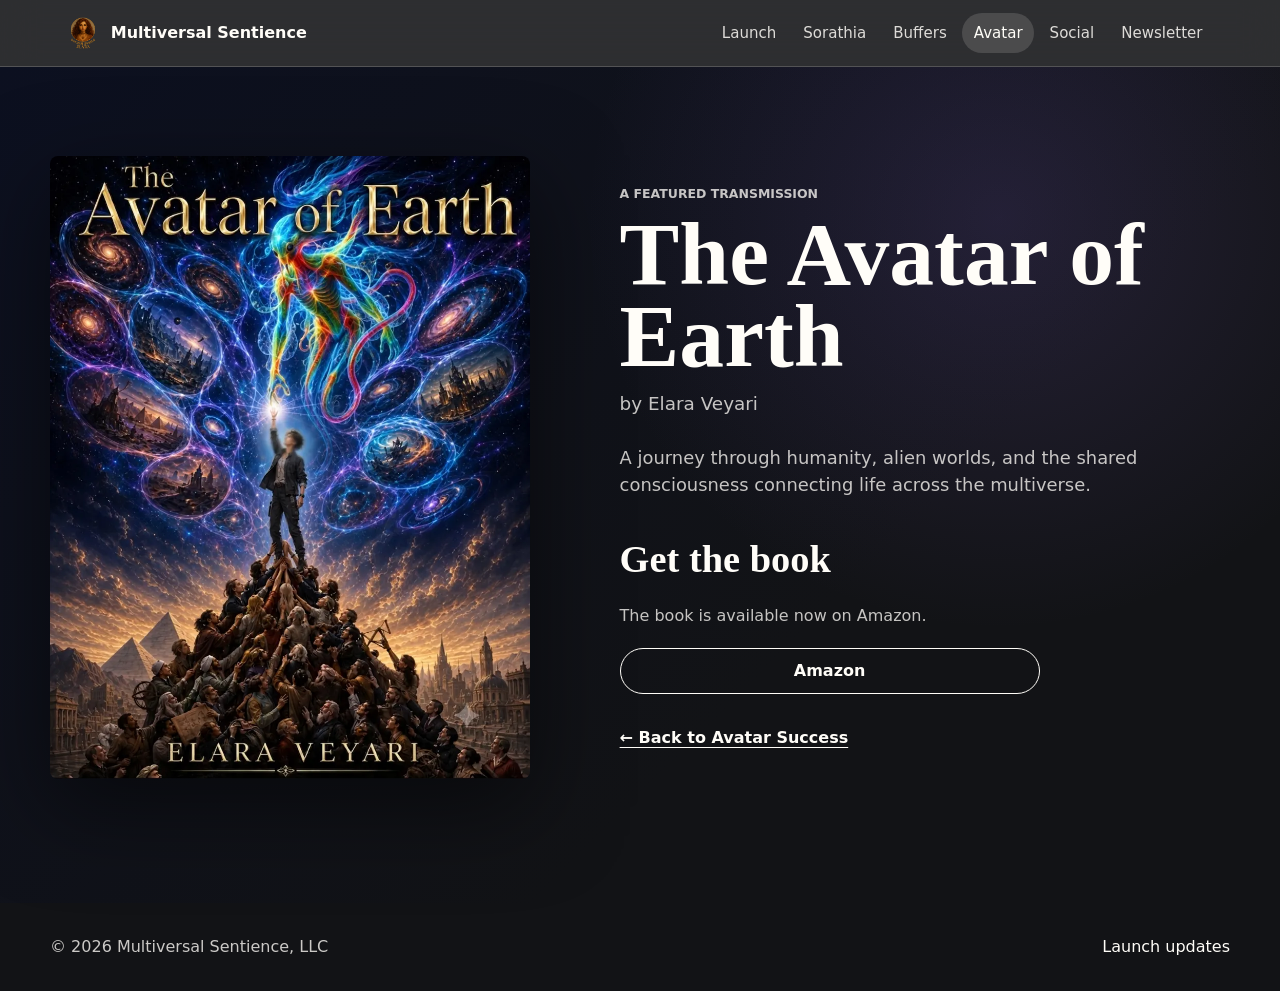
<file: the-avatar-of-earth.html>
<!doctype html>
<html lang="en">
  <head>
    <meta charset="utf-8">
    <meta name="viewport" content="width=device-width, initial-scale=1">
    <title>The Avatar of Earth | Multiversal Sentience</title>
    <meta name="description" content="Discover The Avatar of Earth by Elara Veyari and find links to purchase the book.">
    <link rel="icon" href="assets/elara-logo.svg" type="image/svg+xml">
    <link rel="stylesheet" href="styles.css">
  </head>
  <body>
    <a class="skip-link" href="#main">Skip to content</a>
    <header class="site-header">
      <div class="nav-wrap">
        <a class="brand" href="index.html"><img src="assets/elara-logo.svg" alt=""><span>Multiversal Sentience</span></a>
        <button class="nav-toggle" type="button" aria-label="Open navigation" aria-expanded="false">=</button>
        <nav class="site-nav" aria-label="Primary navigation">
          <a href="index.html">Launch</a>
          <a href="adventures-on-sorathia.html">Sorathia</a>
          <a href="buffers-of-death.html">Buffers</a>
          <a href="avatar-success.html" aria-current="page">Avatar</a>
          <a href="social.html">Social</a>
          <a href="newsletter.html">Newsletter</a>
        </nav>
      </div>
    </header>
    <main id="main">
      <section class="book-detail">
        <div class="container book-detail-grid">
          <div class="book-detail-cover">
            <img src="assets/avatar-of-earth-cover.webp" alt="Book cover for The Avatar of Earth by Elara Veyari">
          </div>
          <div class="book-detail-copy">
            <p class="kicker">A featured transmission</p>
            <h1>The Avatar of Earth</h1>
            <p class="book-author">by Elara Veyari</p>
            <p class="lede">A journey through humanity, alien worlds, and the shared consciousness connecting life across the multiverse.</p>
            <h2>Get the book</h2>
            <p>The book is available now on Amazon.</p>
            <div class="purchase-links" aria-label="Book retailers">
              <a class="button" href="https://www.amazon.com/dp/B0HKPSTHYP" target="_blank" rel="noopener noreferrer">Amazon</a>
            </div>
            <a class="back-link" href="avatar-success.html">← Back to Avatar Success</a>
          </div>
        </div>
      </section>
    </main>
    <footer class="site-footer"><div class="footer-inner"><span>© 2026 Multiversal Sentience, LLC</span><span><a href="index.html#launch">Launch updates</a></span></div></footer>
    <script src="script.js"></script>
  </body>
</html>
</file>
<file: styles.css>
:root {
  --ink: #121316;
  --paper: #f7f5ef;
  --white: #fffdf8;
  --muted: #5e625f;
  --line: rgba(18, 19, 22, 0.14);
  --cyan: #1aa6a6;
  --coral: #dc5847;
  --leaf: #2f7d5d;
  --gold: #c6922e;
  --violet: #6750a4;
  --shadow: 0 22px 70px rgba(18, 19, 22, 0.18);
  --max: 1180px;
}

* {
  box-sizing: border-box;
}

html {
  scroll-behavior: smooth;
}

body {
  margin: 0;
  color: var(--ink);
  background: var(--paper);
  font-family: Inter, ui-sans-serif, system-ui, -apple-system, BlinkMacSystemFont, "Segoe UI", sans-serif;
  line-height: 1.5;
}

img {
  display: block;
  max-width: 100%;
}

a {
  color: inherit;
}

.skip-link {
  position: absolute;
  left: 1rem;
  top: -4rem;
  z-index: 20;
  background: var(--ink);
  color: var(--white);
  padding: 0.65rem 0.9rem;
}

.skip-link:focus {
  top: 1rem;
}

.site-header {
  position: sticky;
  top: 0;
  z-index: 10;
  border-bottom: 1px solid rgba(255, 253, 248, 0.18);
  background: rgba(18, 19, 22, 0.88);
  color: var(--white);
  backdrop-filter: blur(18px);
}

.nav-wrap {
  max-width: var(--max);
  margin: 0 auto;
  padding: 0.8rem 1rem;
  display: flex;
  align-items: center;
  justify-content: space-between;
  gap: 1rem;
}

.brand {
  display: inline-flex;
  align-items: center;
  gap: 0.65rem;
  text-decoration: none;
  font-weight: 800;
  letter-spacing: 0;
  min-width: 0;
}

.brand img {
  width: 2.15rem;
  height: 2.15rem;
}

.brand span {
  white-space: nowrap;
}

.nav-toggle {
  display: none;
  border: 1px solid rgba(255, 253, 248, 0.42);
  background: transparent;
  color: var(--white);
  width: 2.65rem;
  height: 2.65rem;
  border-radius: 999px;
  font-size: 1.25rem;
}

.site-nav {
  display: flex;
  align-items: center;
  gap: 0.25rem;
  flex-wrap: wrap;
  justify-content: flex-end;
}

.site-nav a {
  text-decoration: none;
  padding: 0.55rem 0.72rem;
  border-radius: 999px;
  color: rgba(255, 253, 248, 0.84);
  font-size: 0.94rem;
}

.site-nav a[aria-current="page"],
.site-nav a:hover {
  background: rgba(255, 253, 248, 0.14);
  color: var(--white);
}

.hero {
  min-height: min(760px, calc(92vh - 4rem));
  position: relative;
  overflow: hidden;
  color: var(--white);
  background:
    linear-gradient(90deg, rgba(18, 19, 22, 0.92) 0%, rgba(18, 19, 22, 0.64) 52%, rgba(18, 19, 22, 0.28) 100%),
    image-set(url("assets/sorathia.png") type("image/png"));
  background-size: cover;
  background-position: center;
}

.hero-inner {
  max-width: var(--max);
  margin: 0 auto;
  min-height: min(760px, calc(92vh - 4rem));
  padding: clamp(2rem, 5vw, 4rem) 1rem 2.2rem;
  display: grid;
  grid-template-columns: minmax(0, 1fr) minmax(270px, 410px);
  gap: clamp(2rem, 6vw, 5rem);
  align-items: center;
}

.eyebrow {
  display: inline-flex;
  align-items: center;
  width: fit-content;
  border: 1px solid rgba(255, 253, 248, 0.34);
  padding: 0.35rem 0.7rem;
  border-radius: 999px;
  color: rgba(255, 253, 248, 0.86);
  font-size: 0.82rem;
  font-weight: 700;
  text-transform: uppercase;
}

.hero h1,
.page-hero h1 {
  margin: 1rem 0;
  font-family: Georgia, "Times New Roman", serif;
  font-size: clamp(3rem, 7vw, 6.8rem);
  line-height: 0.9;
  letter-spacing: 0;
}

.hero-copy {
  max-width: 690px;
  font-size: clamp(1.12rem, 2vw, 1.42rem);
  color: rgba(255, 253, 248, 0.88);
}

.hero-actions,
.actions {
  margin-top: 1.5rem;
  display: flex;
  flex-wrap: wrap;
  gap: 0.8rem;
}

.button {
  display: inline-flex;
  align-items: center;
  justify-content: center;
  min-height: 2.85rem;
  padding: 0.78rem 1rem;
  border-radius: 999px;
  border: 1px solid currentColor;
  text-decoration: none;
  font-weight: 800;
  line-height: 1.1;
}

.button.primary {
  background: var(--coral);
  color: var(--white);
  border-color: var(--coral);
}

.button.secondary {
  color: var(--white);
  background: rgba(255, 253, 248, 0.08);
}

.button.dark {
  background: var(--ink);
  color: var(--white);
  border-color: var(--ink);
}

.book-stage {
  align-self: center;
  display: grid;
  gap: 1rem;
  justify-items: center;
}

.book-cover {
  width: min(100%, 320px);
  border-radius: 6px;
  box-shadow: var(--shadow);
  transform: rotate(2deg);
}

.launch-strip {
  width: min(100%, 370px);
  display: grid;
  grid-template-columns: repeat(4, minmax(0, 1fr));
  gap: 0.55rem;
}

.time-box {
  border: 1px solid rgba(255, 253, 248, 0.24);
  background: rgba(18, 19, 22, 0.52);
  padding: 0.8rem 0.55rem;
  text-align: center;
  border-radius: 8px;
}

.time-box strong {
  display: block;
  font-size: clamp(1.25rem, 4vw, 2rem);
  line-height: 1;
}

.time-box span {
  display: block;
  margin-top: 0.25rem;
  color: rgba(255, 253, 248, 0.72);
  font-size: 0.76rem;
  text-transform: uppercase;
}

.section {
  padding: clamp(3.25rem, 7vw, 6.5rem) 1rem;
}

.section.white {
  background: var(--white);
}

.section.ink {
  background: var(--ink);
  color: var(--white);
}

.container {
  max-width: var(--max);
  margin: 0 auto;
}

.section-header {
  max-width: 780px;
  margin-bottom: 2rem;
}

.kicker {
  margin: 0 0 0.55rem;
  color: var(--coral);
  font-weight: 900;
  text-transform: uppercase;
  font-size: 0.78rem;
}

.section h2,
.section h3,
.page-hero h2 {
  font-family: Georgia, "Times New Roman", serif;
  letter-spacing: 0;
  line-height: 1;
}

.section h2 {
  margin: 0;
  font-size: clamp(2.1rem, 4.5vw, 4rem);
}

.section h3 {
  margin: 0 0 0.65rem;
  font-size: clamp(1.35rem, 2.2vw, 2rem);
}

.lede {
  color: var(--muted);
  font-size: 1.12rem;
}

.ink .lede,
.ink .muted {
  color: rgba(255, 253, 248, 0.72);
}

.grid {
  display: grid;
  gap: 1rem;
}

.cards-3 {
  grid-template-columns: repeat(3, minmax(0, 1fr));
}

.card {
  background: var(--white);
  border: 1px solid var(--line);
  border-radius: 8px;
  overflow: hidden;
  min-width: 0;
}

.card img {
  width: 100%;
  aspect-ratio: 4 / 3;
  object-fit: cover;
}

.card-body {
  padding: 1.15rem;
}

.card p {
  color: var(--muted);
}

.tag-row {
  display: flex;
  flex-wrap: wrap;
  gap: 0.45rem;
  margin: 1rem 0;
}

.tag {
  border: 1px solid var(--line);
  border-radius: 999px;
  padding: 0.25rem 0.55rem;
  font-size: 0.78rem;
  color: var(--muted);
  background: rgba(255, 255, 255, 0.6);
}

.story-link {
  font-weight: 900;
  color: var(--cyan);
  text-decoration: none;
}

.feature-row {
  display: grid;
  grid-template-columns: minmax(0, 0.9fr) minmax(0, 1.1fr);
  gap: clamp(1.5rem, 5vw, 4rem);
  align-items: center;
}

.feature-row img {
  width: 100%;
  border-radius: 8px;
  box-shadow: var(--shadow);
}

.quote-band {
  border-block: 1px solid rgba(255, 253, 248, 0.18);
}

.quote {
  max-width: 930px;
  margin: 0;
  font-family: Georgia, "Times New Roman", serif;
  font-size: clamp(1.65rem, 4vw, 3.4rem);
  line-height: 1.05;
}

.quote cite {
  display: block;
  margin-top: 1rem;
  font-family: Inter, ui-sans-serif, system-ui, sans-serif;
  font-style: normal;
  color: rgba(255, 253, 248, 0.68);
  font-size: 1rem;
}

.newsletter {
  display: grid;
  grid-template-columns: minmax(0, 1fr) minmax(280px, 420px);
  gap: 2rem;
  align-items: center;
}

.signup-box {
  border: 1px solid var(--line);
  border-radius: 8px;
  padding: 1rem;
  background: var(--white);
}

.signup-box label {
  display: block;
  font-weight: 800;
  margin-bottom: 0.45rem;
}

.signup-box input {
  width: 100%;
  border: 1px solid var(--line);
  border-radius: 6px;
  padding: 0.85rem;
  font: inherit;
  margin-bottom: 0.7rem;
}

.page-hero {
  min-height: 62vh;
  display: grid;
  align-items: end;
  color: var(--white);
  background:
    linear-gradient(90deg, rgba(18, 19, 22, 0.9), rgba(18, 19, 22, 0.45)),
    var(--hero-image);
  background-size: cover;
  background-position: center;
}

.page-hero .container {
  width: 100%;
  padding: 5rem 1rem 3rem;
}

.page-hero p {
  max-width: 760px;
  font-size: clamp(1.1rem, 2vw, 1.35rem);
  color: rgba(255, 253, 248, 0.86);
}

.story-list {
  display: grid;
  gap: 0.85rem;
}

.story-item {
  display: grid;
  grid-template-columns: 8rem minmax(0, 1fr) auto;
  gap: 1rem;
  align-items: center;
  padding: 1rem;
  border: 1px solid var(--line);
  border-radius: 8px;
  background: var(--white);
}

.story-item strong {
  font-size: 1.08rem;
}

.story-item span {
  color: var(--muted);
}

.featured-book {
  display: grid;
  grid-template-columns: minmax(150px, 230px) minmax(0, 1fr);
  gap: clamp(1.25rem, 4vw, 2.5rem);
  align-items: center;
  padding: clamp(1rem, 3vw, 1.75rem);
  border: 1px solid var(--line);
  border-radius: 8px;
  background: var(--white);
}

.featured-book-cover {
  display: block;
}

.featured-book-cover img {
  width: 100%;
  border-radius: 6px;
  box-shadow: var(--shadow);
  transition: transform 180ms ease;
}

.featured-book-cover:hover img,
.featured-book-cover:focus-visible img {
  transform: translateY(-4px);
}

.featured-book-copy h3 {
  margin-top: 0.75rem;
}

.featured-book-copy p {
  color: var(--muted);
}

.book-detail {
  min-height: calc(100vh - 4rem);
  padding: clamp(3rem, 7vw, 6rem) 1rem;
  background:
    radial-gradient(circle at 78% 18%, rgba(103, 80, 164, 0.22), transparent 34%),
    linear-gradient(135deg, #0c1020, #121316 65%);
  color: var(--white);
}

.book-detail-grid {
  display: grid;
  grid-template-columns: minmax(260px, 480px) minmax(0, 1fr);
  gap: clamp(2rem, 7vw, 6rem);
  align-items: center;
}

.book-detail-cover img {
  width: 100%;
  border-radius: 8px;
  box-shadow: 0 28px 90px rgba(0, 0, 0, 0.52);
}

.book-detail-copy {
  max-width: 650px;
}

.book-detail-copy h1 {
  margin: 0.35rem 0 0;
  font-family: Georgia, "Times New Roman", serif;
  font-size: clamp(3rem, 7vw, 6.5rem);
  line-height: 0.92;
}

.book-detail-copy h2 {
  margin: 2rem 0 0.5rem;
  font-family: Georgia, "Times New Roman", serif;
  font-size: clamp(1.7rem, 3vw, 2.5rem);
}

.book-detail-copy .lede,
.book-detail-copy > p {
  color: rgba(255, 253, 248, 0.76);
}

.book-author {
  margin: 0.75rem 0 1.75rem;
  font-size: 1.15rem;
}

.purchase-links {
  display: grid;
  gap: 0.75rem;
  max-width: 420px;
  margin: 1.25rem 0 2rem;
}

.purchase-placeholder {
  justify-content: flex-start;
  border-color: rgba(255, 253, 248, 0.3);
  color: rgba(255, 253, 248, 0.78);
  cursor: default;
}

.back-link {
  color: var(--white);
  font-weight: 800;
  text-underline-offset: 0.25rem;
}

.pill {
  border-radius: 999px;
  padding: 0.35rem 0.65rem;
  background: rgba(26, 166, 166, 0.12);
  color: #08706f;
  font-weight: 800;
  font-size: 0.78rem;
}

.social-grid {
  display: grid;
  grid-template-columns: repeat(3, minmax(0, 1fr));
  gap: 1rem;
}

.social-card {
  text-decoration: none;
  background: var(--white);
  border: 1px solid var(--line);
  border-radius: 8px;
  padding: 1.35rem;
  min-height: 13rem;
  display: flex;
  flex-direction: column;
  justify-content: space-between;
}

.social-card b {
  font-size: 1.5rem;
  font-family: Georgia, "Times New Roman", serif;
}

.social-card span {
  color: var(--muted);
}

.social-card em {
  font-style: normal;
  font-weight: 900;
  color: var(--coral);
}

.site-footer {
  background: var(--ink);
  color: rgba(255, 253, 248, 0.78);
  padding: 2rem 1rem;
}

.footer-inner {
  max-width: var(--max);
  margin: 0 auto;
  display: flex;
  justify-content: space-between;
  gap: 1rem;
  flex-wrap: wrap;
}

.footer-inner a {
  color: var(--white);
  text-decoration: none;
}

@media (max-width: 860px) {
  .nav-toggle {
    display: inline-grid;
    place-items: center;
  }

  .site-nav {
    display: none;
    position: absolute;
    left: 0;
    right: 0;
    top: 100%;
    padding: 0.75rem 1rem 1rem;
    background: rgba(18, 19, 22, 0.97);
    border-bottom: 1px solid rgba(255, 253, 248, 0.18);
  }

  .site-nav.open {
    display: grid;
    justify-content: stretch;
  }

  .site-nav a {
    border-radius: 6px;
  }

  .hero-inner,
  .feature-row,
  .newsletter,
  .book-detail-grid {
    grid-template-columns: 1fr;
  }

  .book-detail-cover {
    max-width: 440px;
  }

  .hero-inner {
    align-items: end;
  }

  .book-stage {
    justify-items: start;
    align-self: start;
  }

  .book-cover {
    width: min(68vw, 300px);
  }

  .cards-3,
  .social-grid {
    grid-template-columns: 1fr;
  }

  .story-item {
    grid-template-columns: 1fr;
  }
}

@media (max-width: 520px) {
  .brand span {
    white-space: normal;
    font-size: 0.95rem;
  }

  .hero h1,
  .page-hero h1 {
    font-size: clamp(2.35rem, 12vw, 2.9rem);
    overflow-wrap: break-word;
  }

  .hero-inner {
    gap: 1.15rem;
    padding: 2rem 1rem 1rem;
  }

  .hero-copy {
    font-size: 1rem;
  }

  .hero-actions {
    margin-top: 1rem;
  }

  .book-cover {
    width: min(48vw, 190px);
  }

  .launch-strip {
    grid-template-columns: repeat(4, minmax(0, 1fr));
    gap: 0.35rem;
  }

  .time-box {
    padding: 0.5rem 0.25rem;
  }

  .time-box strong {
    font-size: 1rem;
  }

  .time-box span {
    font-size: 0.58rem;
  }

  .hero-actions,
  .actions {
    display: grid;
  }

  .featured-book {
    grid-template-columns: 1fr;
  }

  .featured-book-cover {
    width: min(72vw, 260px);
  }
}
</file>
